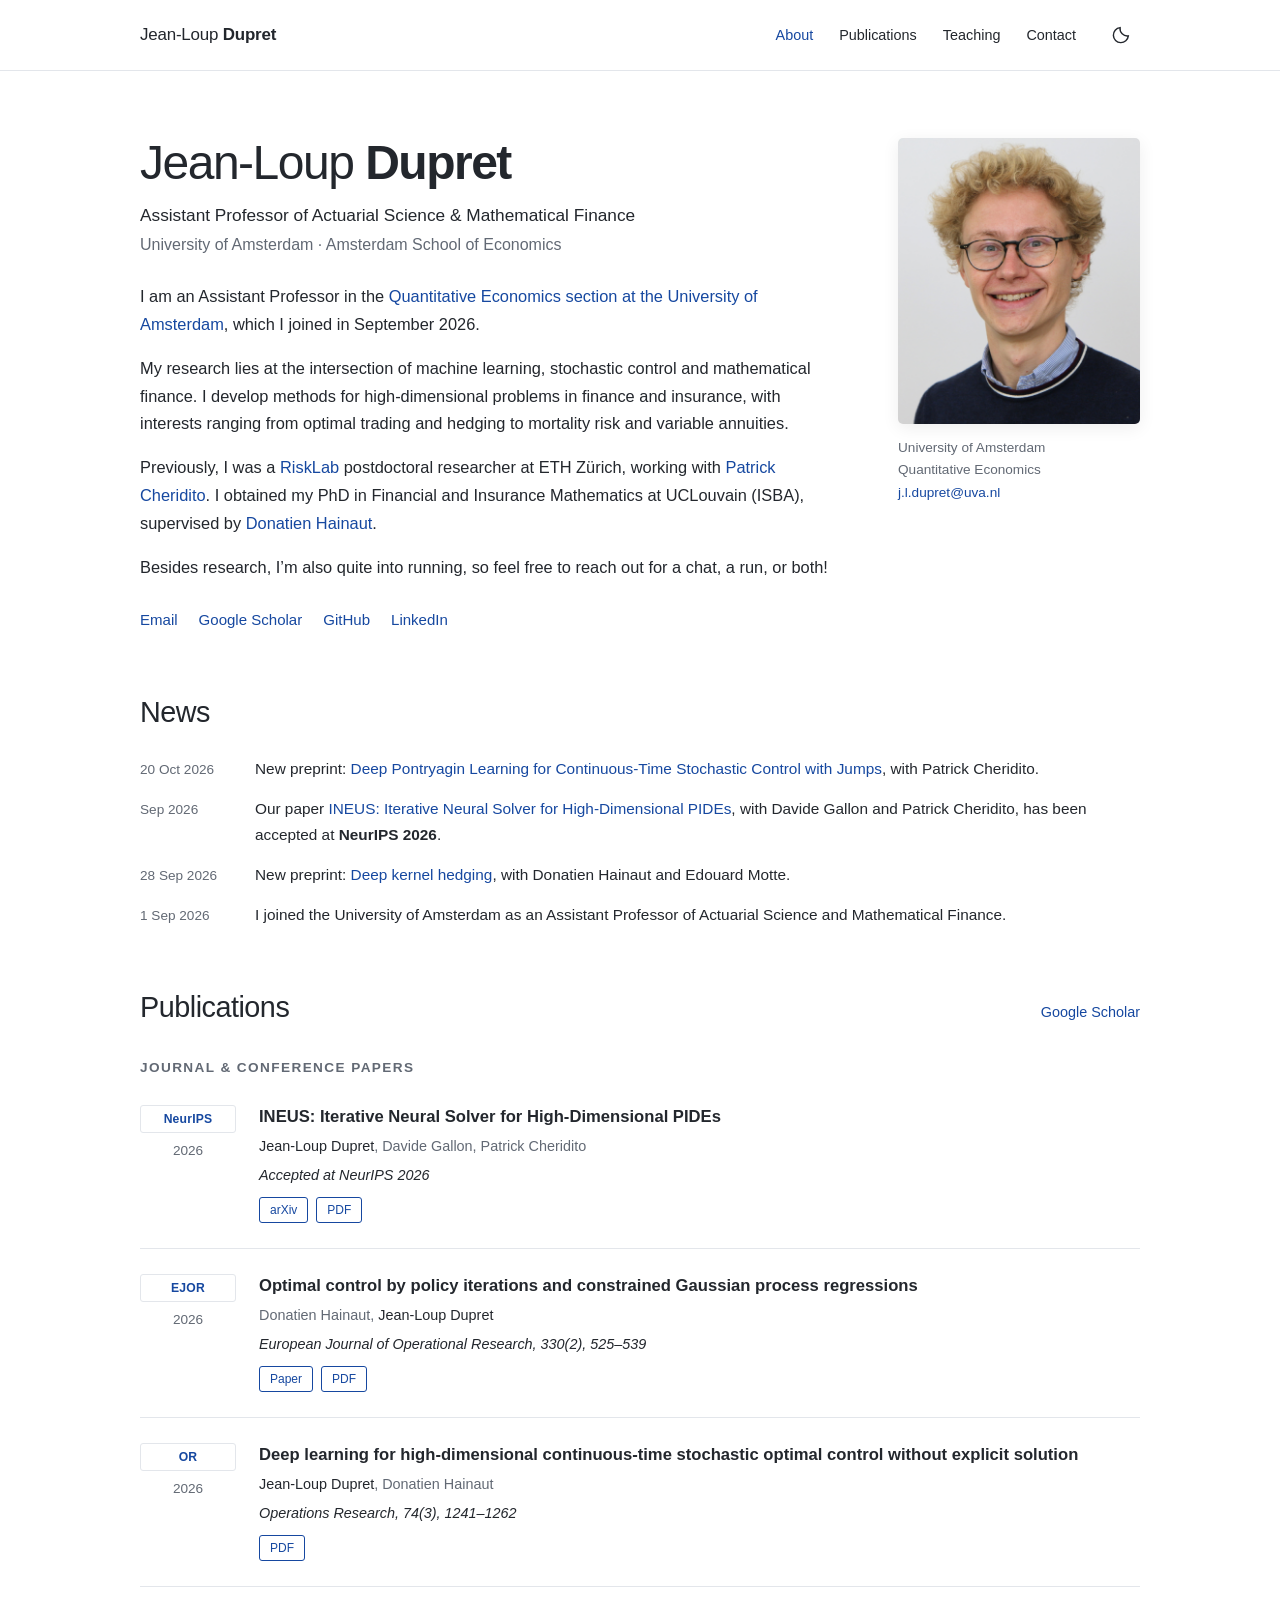
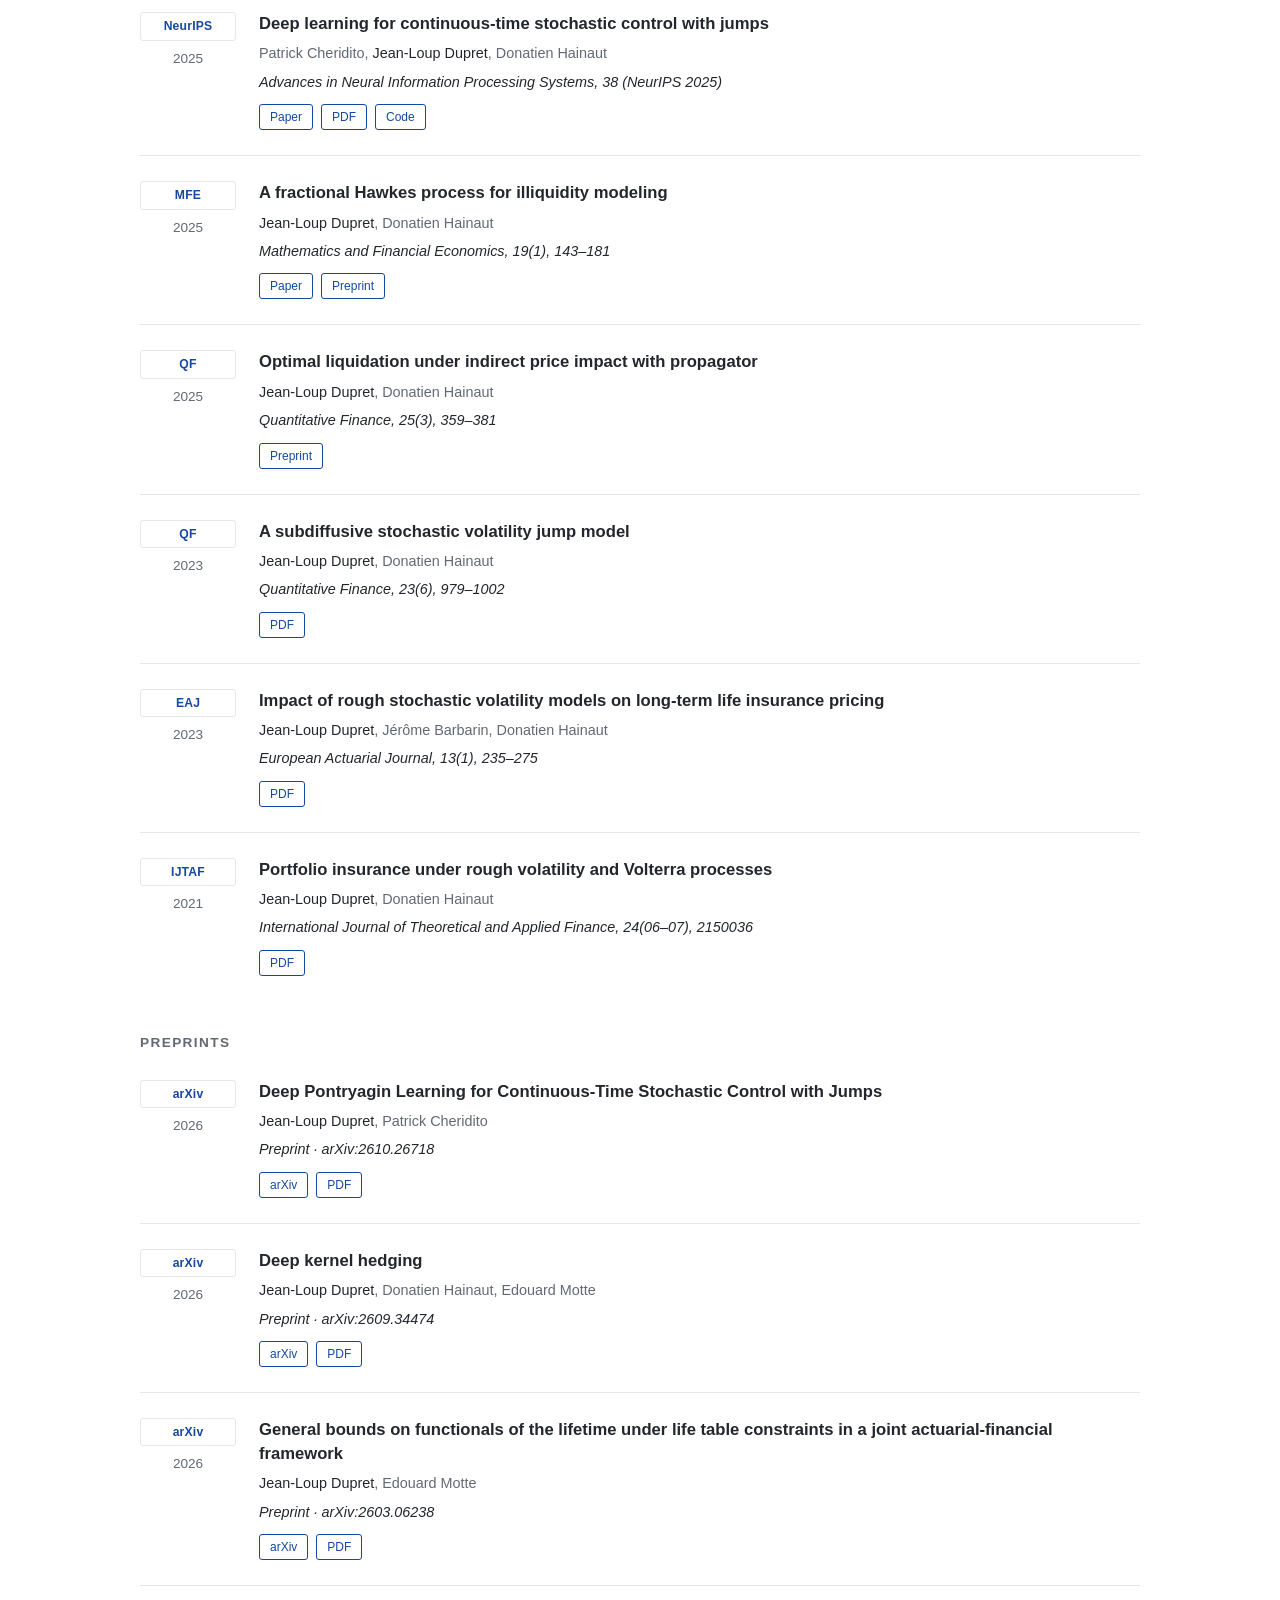
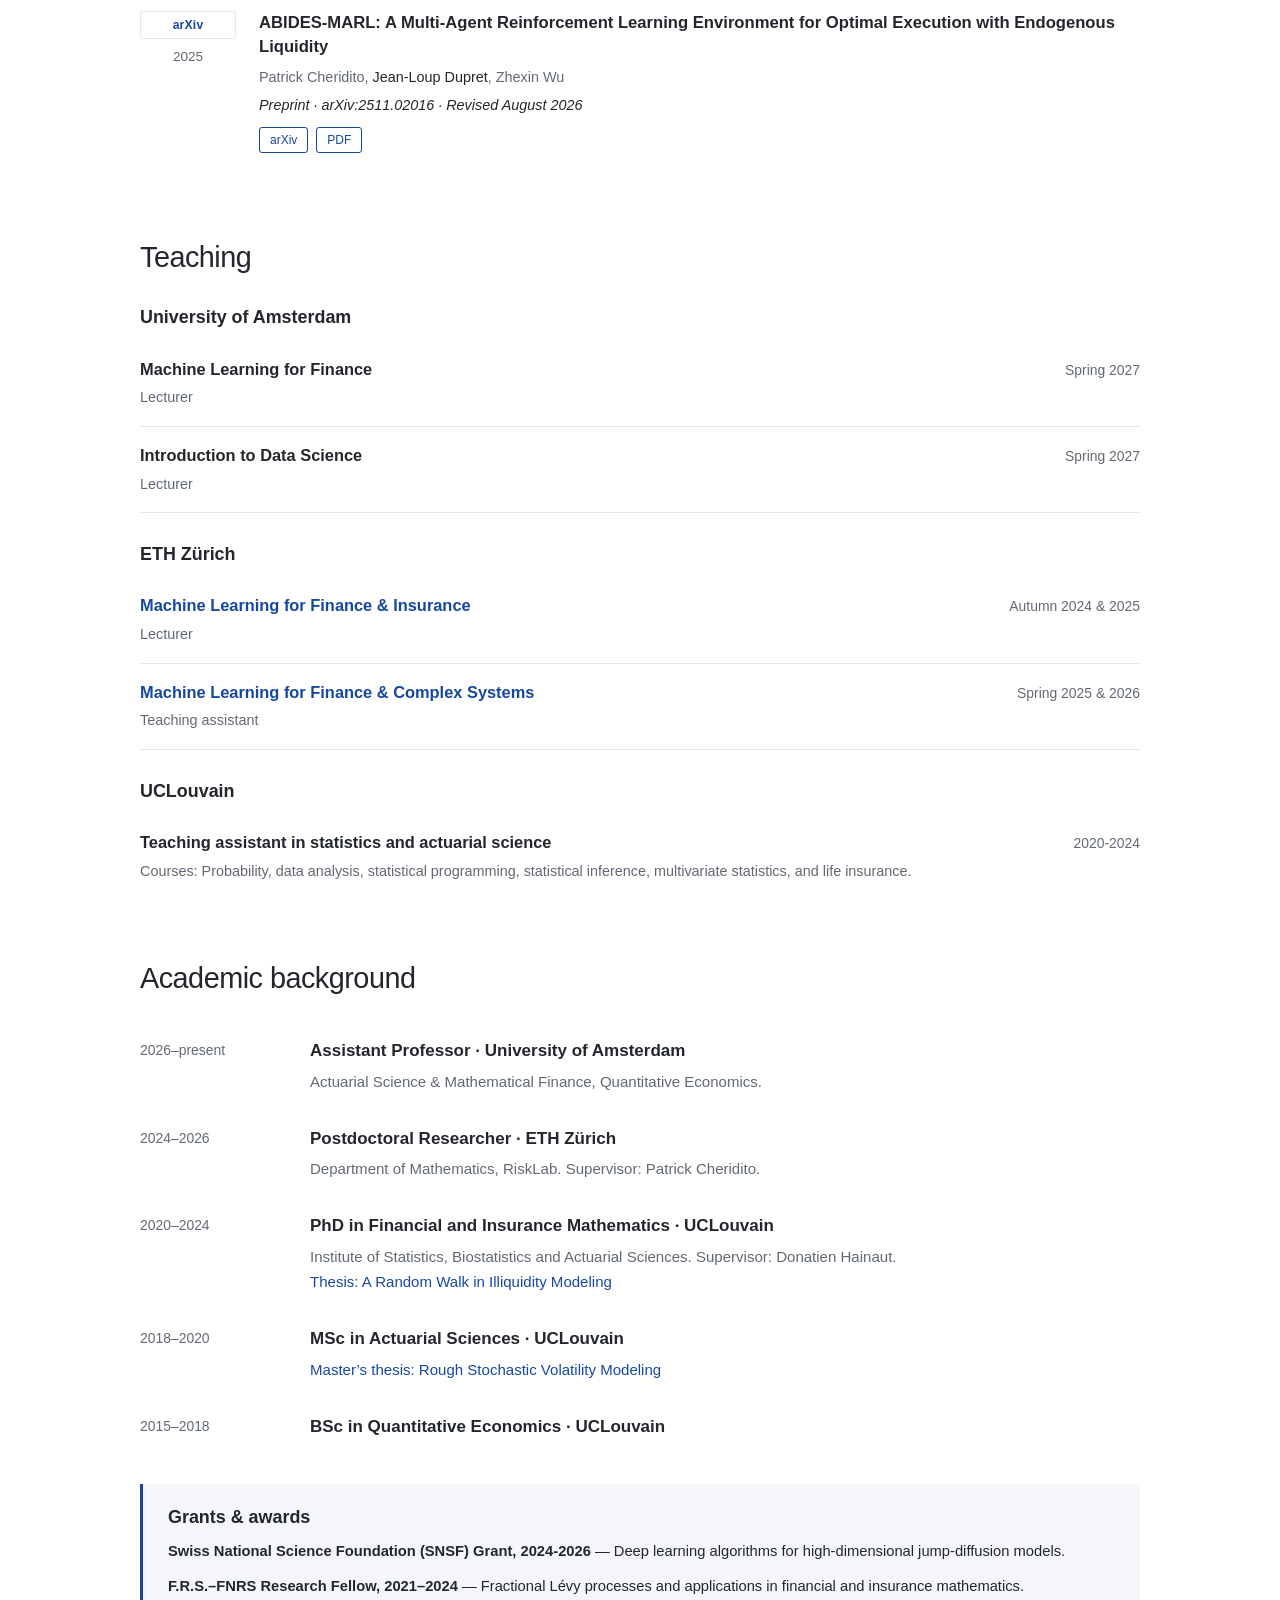
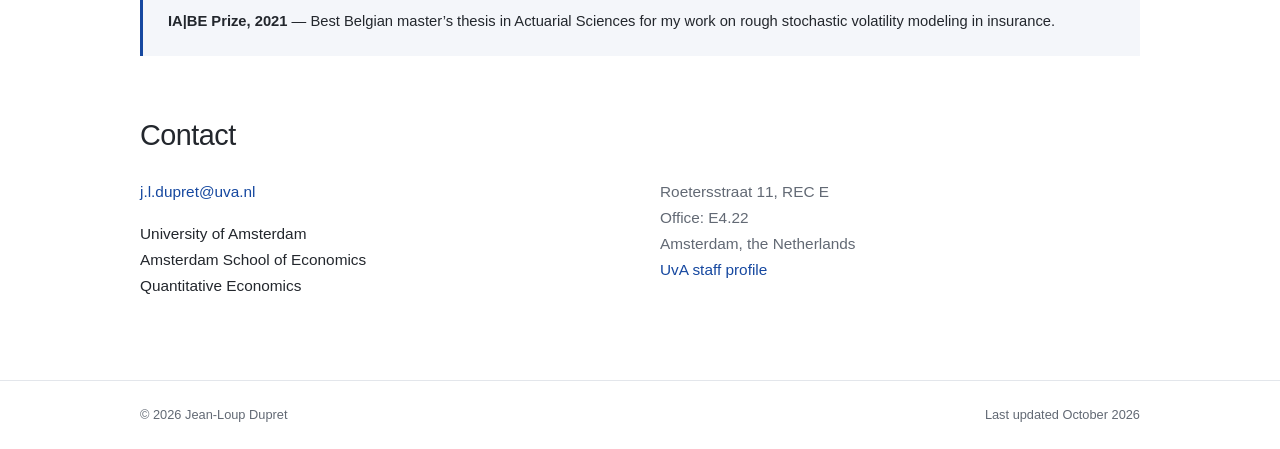
<file: index.html>
<!doctype html>
<html lang="en">
<head>
  <meta charset="utf-8">
  <meta name="viewport" content="width=device-width, initial-scale=1">
  <meta name="description" content="Jean-Loup Dupret, Assistant Professor of Actuarial Science and Mathematical Finance at the University of Amsterdam. Research, publications and teaching in machine learning, stochastic control, finance and insurance.">
  <meta name="author" content="Jean-Loup Dupret">
  <meta name="color-scheme" content="light dark">
  <meta property="og:type" content="website">
  <meta property="og:title" content="Jean-Loup Dupret | University of Amsterdam">
  <meta property="og:description" content="Machine learning for finance and insurance · Stochastic optimal control · Research and teaching">
  <title>Jean-Loup Dupret | University of Amsterdam</title>
  <link rel="icon" type="image/svg+xml" href="data:image/svg+xml,%3Csvg xmlns='http://www.w3.org/2000/svg' viewBox='0 0 64 64'%3E%3Crect width='64' height='64' rx='12' fill='%231648a0'/%3E%3Ctext x='32' y='43' text-anchor='middle' font-family='Arial,sans-serif' font-size='33' font-weight='700' fill='white'%3EJD%3C/text%3E%3C/svg%3E">
  <link rel="stylesheet" href="assets/style.css">
  <script src="assets/site.js" defer></script>
</head>
<body>
  <a class="skip-link" href="#about">Skip to content</a>
  <header class="site-header">
    <div class="container header-inner">
      <a class="brand" href="#about">Jean-Loup <strong>Dupret</strong></a>
      <div class="nav-wrap">
        <nav aria-label="Main navigation">
          <a href="#about" aria-current="location">About</a>
          <a href="#publications">Publications</a>
          <a href="#teaching">Teaching</a>
          <a href="#contact">Contact</a>
        </nav>
        <button id="theme-toggle" class="theme-button" type="button" aria-label="Switch to dark appearance" aria-pressed="false">
          <svg viewBox="0 0 24 24" fill="none" stroke="currentColor" stroke-width="1.7" aria-hidden="true"><path d="M20.8 13.1A8.8 8.8 0 0 1 10.9 3.2 9 9 0 1 0 20.8 13.1Z"/></svg>
        </button>
      </div>
    </div>
  </header>
  <main class="container">
    <section id="about" aria-labelledby="name">
      <div class="intro">
        <div class="intro-copy">
          <h1 id="name">Jean-Loup <strong>Dupret</strong></h1>
          <p class="role">Assistant Professor of Actuarial Science &amp; Mathematical Finance<span>University of Amsterdam · Amsterdam School of Economics</span></p>
          <p>I am an Assistant Professor in the <a href="https://www.uva.nl/profiel/d/u/j.l.dupret/j.l.dupret.html">Quantitative Economics section at the University of Amsterdam</a>, which I joined in September 2026.</p>
          <p>My research lies at the intersection of machine learning, stochastic control and mathematical finance. I develop methods for high-dimensional problems in finance and insurance, with interests ranging from optimal trading and hedging to mortality risk and variable annuities.</p>
          <p>Previously, I was a <a href="https://risklab.ethz.ch/"> RiskLab</a> postdoctoral researcher at ETH Zürich, working with <a href="https://people.math.ethz.ch/~patrickc/">Patrick Cheridito</a>. I obtained my PhD in Financial and Insurance Mathematics at UCLouvain (ISBA), supervised by <a href="https://sites.google.com/view/donatienhainaut/home">Donatien Hainaut</a>.</p>
          <p> Besides research, I’m also quite into running, so feel free to reach out for a chat, a run, or both!</p>
          <div class="profile-links" aria-label="Academic profiles">
            <a href="mailto:j.l.dupret@uva.nl">Email</a>
            <a href="https://scholar.google.com/citations?user=-Y4waFkAAAAJ&amp;hl=en">Google Scholar</a>
            <a href="https://github.com/jdupret97">GitHub</a>
            <a href="https://www.linkedin.com/in/jean-loup-dupret/">LinkedIn</a>
          </div>
          
        </div>
        <aside class="portrait-column" aria-label="Portrait and affiliation">
          <img class="portrait" src="assets/portrait.png" width="500" height="591" alt="Portrait of Jean-Loup Dupret">
          <p class="portrait-caption">University of Amsterdam<br>Quantitative Economics<br><a href="mailto:j.l.dupret@uva.nl">j.l.dupret@uva.nl</a></p>
        </aside>
      </div>
    </section>

    <section class="section" aria-labelledby="news-title">
      <h2 id="news-title">News</h2>
      <dl class="news-list">
        <dt>20 Oct 2026</dt><dd>New preprint: <a href="https://arxiv.org/abs/2610.26718">Deep Pontryagin Learning for Continuous-Time Stochastic Control with Jumps</a>, with Patrick Cheridito.</dd>
        <dt>Sep 2026</dt><dd>Our paper <a href="https://arxiv.org/abs/2605.06281">INEUS: Iterative Neural Solver for High-Dimensional PIDEs</a>, with Davide Gallon and Patrick Cheridito, has been accepted at <strong>NeurIPS 2026</strong>.</dd>
        <dt>28 Sep 2026</dt><dd>New preprint: <a href="https://arxiv.org/abs/2609.34474">Deep kernel hedging</a>, with Donatien Hainaut and Edouard Motte.</dd>
        <dt>1 Sep 2026</dt><dd>I joined the University of Amsterdam as an Assistant Professor of Actuarial Science and Mathematical Finance.</dd>
      </dl>
    </section>

    <section id="publications" class="section" aria-labelledby="publications-title">
      <div class="section-heading"><h2 id="publications-title">Publications</h2><a href="https://scholar.google.com/citations?user=-Y4waFkAAAAJ&amp;hl=en">Google Scholar</a></div>
      <h3 class="group-title">Journal &amp; conference papers</h3>
      <ol class="paper-list">
        <li class="paper">
          <div class="paper-meta"><span class="paper-label">NeurIPS</span><div class="paper-year">2026</div></div>
          <div><h3><a href="https://arxiv.org/abs/2605.06281">INEUS: Iterative Neural Solver for High-Dimensional PIDEs</a></h3><p class="authors"><strong>Jean-Loup Dupret</strong>, Davide Gallon, Patrick Cheridito</p><p class="venue">Accepted at NeurIPS 2026</p><div class="paper-links"><a href="https://arxiv.org/abs/2605.06281" aria-label="arXiv: INEUS: Iterative Neural Solver for High-Dimensional PIDEs">arXiv</a><a href="https://arxiv.org/pdf/2605.06281" aria-label="PDF: INEUS: Iterative Neural Solver for High-Dimensional PIDEs">PDF</a></div></div>
        </li>
        <li class="paper">
          <div class="paper-meta"><span class="paper-label">EJOR</span><div class="paper-year">2026</div></div>
          <div><h3><a href="https://doi.org/10.1016/j.ejor.2025.12.001">Optimal control by policy iterations and constrained Gaussian process regressions</a></h3><p class="authors">Donatien Hainaut, <strong>Jean-Loup Dupret</strong></p><p class="venue">European Journal of Operational Research, 330(2), 525–539</p><div class="paper-links"><a href="https://doi.org/10.1016/j.ejor.2025.12.001" aria-label="Paper: Optimal control by policy iterations and constrained Gaussian process regressions">Paper</a><a href="https://people.math.ethz.ch/~jdupret/EJOR_control.pdf" aria-label="PDF: Optimal control by policy iterations and constrained Gaussian process regressions">PDF</a></div></div>
        </li>
        <li class="paper">
          <div class="paper-meta"><span class="paper-label">OR</span><div class="paper-year">2026</div></div>
          <div><h3><a href="https://people.math.ethz.ch/~jdupret/DL_no_jumps.pdf">Deep learning for high-dimensional continuous-time stochastic optimal control without explicit solution</a></h3><p class="authors"><strong>Jean-Loup Dupret</strong>, Donatien Hainaut</p><p class="venue">Operations Research, 74(3), 1241–1262</p><div class="paper-links"><a href="https://people.math.ethz.ch/~jdupret/DL_no_jumps.pdf" aria-label="PDF: Deep learning for high-dimensional continuous-time stochastic optimal control without explicit solution">PDF</a></div></div>
        </li>
        <li class="paper">
          <div class="paper-meta"><span class="paper-label">NeurIPS</span><div class="paper-year">2025</div></div>
          <div><h3><a href="https://proceedings.neurips.cc/paper_files/paper/2025/hash/c32be49c09eec3aad1f2bb587543e7f6-Abstract-Conference.html">Deep learning for continuous-time stochastic control with jumps</a></h3><p class="authors">Patrick Cheridito, <strong>Jean-Loup Dupret</strong>, Donatien Hainaut</p><p class="venue">Advances in Neural Information Processing Systems, 38 (NeurIPS 2025)</p><div class="paper-links"><a href="https://proceedings.neurips.cc/paper_files/paper/2025/hash/c32be49c09eec3aad1f2bb587543e7f6-Abstract-Conference.html" aria-label="Paper: Deep learning for continuous-time stochastic control with jumps">Paper</a><a href="https://arxiv.org/pdf/2505.15602" aria-label="PDF: Deep learning for continuous-time stochastic control with jumps">PDF</a><a href="https://github.com/jdupret97/Deep-Learning-for-CT-Stochastic-Control-with-Jumps" aria-label="Code: Deep learning for continuous-time stochastic control with jumps">Code</a></div></div>
        </li>
        <li class="paper">
          <div class="paper-meta"><span class="paper-label">MFE</span><div class="paper-year">2025</div></div>
          <div><h3><a href="https://doi.org/10.1007/s11579-024-00379-7">A fractional Hawkes process for illiquidity modeling</a></h3><p class="authors"><strong>Jean-Loup Dupret</strong>, Donatien Hainaut</p><p class="venue">Mathematics and Financial Economics, 19(1), 143–181</p><div class="paper-links"><a href="https://doi.org/10.1007/s11579-024-00379-7" aria-label="Paper: A fractional Hawkes process for illiquidity modeling">Paper</a><a href="https://ssrn.com/abstract=4162342" aria-label="Preprint: A fractional Hawkes process for illiquidity modeling">Preprint</a></div></div>
        </li>
        <li class="paper">
          <div class="paper-meta"><span class="paper-label">QF</span><div class="paper-year">2025</div></div>
          <div><h3><a href="https://ssrn.com/abstract=4625578">Optimal liquidation under indirect price impact with propagator</a></h3><p class="authors"><strong>Jean-Loup Dupret</strong>, Donatien Hainaut</p><p class="venue">Quantitative Finance, 25(3), 359–381</p><div class="paper-links"><a href="https://ssrn.com/abstract=4625578" aria-label="Preprint: Optimal liquidation under indirect price impact with propagator">Preprint</a></div></div>
        </li>
        <li class="paper">
          <div class="paper-meta"><span class="paper-label">QF</span><div class="paper-year">2023</div></div>
          <div><h3><a href="https://people.math.ethz.ch/~jdupret/Subdiffusive_SVJ.pdf">A subdiffusive stochastic volatility jump model</a></h3><p class="authors"><strong>Jean-Loup Dupret</strong>, Donatien Hainaut</p><p class="venue">Quantitative Finance, 23(6), 979–1002</p><div class="paper-links"><a href="https://people.math.ethz.ch/~jdupret/Subdiffusive_SVJ.pdf" aria-label="PDF: A subdiffusive stochastic volatility jump model">PDF</a></div></div>
        </li>
        <li class="paper">
          <div class="paper-meta"><span class="paper-label">EAJ</span><div class="paper-year">2023</div></div>
          <div><h3><a href="https://people.math.ethz.ch/~jdupret/Dupret_Barbarin_Hainaut2021.pdf">Impact of rough stochastic volatility models on long-term life insurance pricing</a></h3><p class="authors"><strong>Jean-Loup Dupret</strong>, Jérôme Barbarin, Donatien Hainaut</p><p class="venue">European Actuarial Journal, 13(1), 235–275</p><div class="paper-links"><a href="https://people.math.ethz.ch/~jdupret/Dupret_Barbarin_Hainaut2021.pdf" aria-label="PDF: Impact of rough stochastic volatility models on long-term life insurance pricing">PDF</a></div></div>
        </li>
        <li class="paper">
          <div class="paper-meta"><span class="paper-label">IJTAF</span><div class="paper-year">2021</div></div>
          <div><h3><a href="https://people.math.ethz.ch/~jdupret/CPPI_revised.pdf">Portfolio insurance under rough volatility and Volterra processes</a></h3><p class="authors"><strong>Jean-Loup Dupret</strong>, Donatien Hainaut</p><p class="venue">International Journal of Theoretical and Applied Finance, 24(06–07), 2150036</p><div class="paper-links"><a href="https://people.math.ethz.ch/~jdupret/CPPI_revised.pdf" aria-label="PDF: Portfolio insurance under rough volatility and Volterra processes">PDF</a></div></div>
        </li>
      </ol>
      <h3 class="group-title">Preprints</h3>
      <ol class="paper-list">
        <li class="paper">
  <div class="paper-meta">
    <span class="paper-label">arXiv</span>
    <div class="paper-year">2026</div>
  </div>
  <div>
    <h3><a href="https://arxiv.org/abs/2610.26718">Deep Pontryagin Learning for Continuous-Time Stochastic Control with Jumps</a></h3>
    <p class="authors"><strong>Jean-Loup Dupret</strong>, Patrick Cheridito</p>
    <p class="venue">Preprint · arXiv:2610.26718</p>
    <div class="paper-links">
      <a href="https://arxiv.org/abs/2610.26718" aria-label="arXiv: Deep Pontryagin Learning for Continuous-Time Stochastic Control with Jumps">arXiv</a>
      <a href="https://arxiv.org/pdf/2610.26718" aria-label="PDF: Deep Pontryagin Learning for Continuous-Time Stochastic Control with Jumps">PDF</a>
    </div>
  </div>
</li>
        <li class="paper">
          <div class="paper-meta"><span class="paper-label">arXiv</span><div class="paper-year">2026</div></div>
          <div><h3><a href="https://arxiv.org/abs/2609.34474">Deep kernel hedging</a></h3><p class="authors"><strong>Jean-Loup Dupret</strong>, Donatien Hainaut, Edouard Motte</p><p class="venue">Preprint · arXiv:2609.34474</p><div class="paper-links"><a href="https://arxiv.org/abs/2609.34474" aria-label="arXiv: Deep kernel hedging">arXiv</a><a href="https://arxiv.org/pdf/2609.34474" aria-label="PDF: Deep kernel hedging">PDF</a></div></div>
        </li>
        <li class="paper">
          <div class="paper-meta"><span class="paper-label">arXiv</span><div class="paper-year">2026</div></div>
          <div><h3><a href="https://arxiv.org/abs/2603.06238">General bounds on functionals of the lifetime under life table constraints in a joint actuarial-financial framework</a></h3><p class="authors"><strong>Jean-Loup Dupret</strong>, Edouard Motte</p><p class="venue">Preprint · arXiv:2603.06238</p><div class="paper-links"><a href="https://arxiv.org/abs/2603.06238" aria-label="arXiv: General bounds on functionals of the lifetime under life table constraints in a joint actuarial-financial framework">arXiv</a><a href="https://arxiv.org/pdf/2603.06238" aria-label="PDF: General bounds on functionals of the lifetime under life table constraints in a joint actuarial-financial framework">PDF</a></div></div>
        </li>
        <li class="paper">
          <div class="paper-meta"><span class="paper-label">arXiv</span><div class="paper-year">2025</div></div>
          <div><h3><a href="https://arxiv.org/abs/2511.02016">ABIDES-MARL: A Multi-Agent Reinforcement Learning Environment for Optimal Execution with Endogenous Liquidity</a></h3><p class="authors">Patrick Cheridito, <strong>Jean-Loup Dupret</strong>, Zhexin Wu</p><p class="venue">Preprint · arXiv:2511.02016 · Revised August 2026</p><div class="paper-links"><a href="https://arxiv.org/abs/2511.02016" aria-label="arXiv: ABIDES-MARL: A Multi-Agent Reinforcement Learning Environment for Optimal Execution with Endogenous Liquidity">arXiv</a><a href="https://arxiv.org/pdf/2511.02016" aria-label="PDF: ABIDES-MARL: A Multi-Agent Reinforcement Learning Environment for Optimal Execution with Endogenous Liquidity">PDF</a></div></div>
        </li>
      </ol>
    </section>

    <section id="teaching" class="section" aria-labelledby="teaching-title">
      <h2 id="teaching-title">Teaching</h2>
      <h3 class="institution">University of Amsterdam</h3>
      <div class="course"><div><h3>Machine Learning for Finance</h3><p>Lecturer</p></div><div class="course-date">Spring 2027</div></div>
      <div class="course"><div><h3>Introduction to Data Science</h3><p>Lecturer</p></div><div class="course-date">Spring 2027</div></div>
      <h3 class="institution">ETH Zürich</h3>
      <div class="course"><div><h3><a href="https://people.math.ethz.ch/~patrickc/mlfi/">Machine Learning for Finance &amp; Insurance</a></h3><p>Lecturer</p></div><div class="course-date">Autumn 2024 &amp; 2025</div></div>
      <div class="course"><div><h3><a href="https://people.math.ethz.ch/~patrickc/mlfc/">Machine Learning for Finance &amp; Complex Systems</a></h3><p>Teaching assistant</p></div><div class="course-date">Spring 2025 &amp; 2026</div></div>
      <h3 class="institution">UCLouvain</h3>
      <div class="course"><div><h3>Teaching assistant in statistics and actuarial science</h3><p>Courses: Probability, data analysis, statistical programming, statistical inference, multivariate statistics, and life insurance.</p></div><div class="course-date">2020-2024</div></div>
    </section>

    <section id="background" class="section" aria-labelledby="background-title">
      <h2 id="background-title">Academic background</h2>
      <ul class="background-list">
        <li><time>2026–present</time><div><strong>Assistant Professor · University of Amsterdam</strong><p>Actuarial Science &amp; Mathematical Finance, Quantitative Economics.</p></div></li>
        <li><time>2024–2026</time><div><strong>Postdoctoral Researcher · ETH Zürich</strong><p>Department of Mathematics, RiskLab. Supervisor: Patrick Cheridito.</p></div></li>
        <li><time>2020–2024</time><div><strong>PhD in Financial and Insurance Mathematics · UCLouvain</strong><p>Institute of Statistics, Biostatistics and Actuarial Sciences. Supervisor: Donatien Hainaut.<br><a href="https://people.math.ethz.ch/~jdupret/PhD_Thesis.pdf">Thesis: A Random Walk in Illiquidity Modeling</a></p></div></li>
        <li><time>2018–2020</time><div><strong>MSc in Actuarial Sciences · UCLouvain</strong><p><a href="https://hdl.handle.net/2078.1/thesis:26110">Master’s thesis: Rough Stochastic Volatility Modeling</a></p></div></li>
        <li><time>2015–2018</time><div><strong>BSc in Quantitative Economics · UCLouvain</strong><p></p></div></li>
      </ul>
      <div class="awards">
        <h3>Grants &amp; awards</h3>
        <p><strong>Swiss National Science Foundation (SNSF) Grant, 2024-2026</strong> — Deep learning algorithms for high-dimensional jump-diffusion models.</p>
        <p><strong>F.R.S.–FNRS Research Fellow, 2021–2024</strong> — Fractional Lévy processes and applications in financial and insurance mathematics.</p>
        <p><strong>IA|BE Prize, 2021</strong> — Best Belgian master’s thesis in Actuarial Sciences for my work on rough stochastic volatility modeling in insurance.</p>
      </div>
    </section>

    <section id="contact" class="section" aria-labelledby="contact-title">
      <h2 id="contact-title">Contact</h2>
      <div class="contact-grid">
        <div><p><a href="mailto:j.l.dupret@uva.nl">j.l.dupret@uva.nl</a></p><p>University of Amsterdam<br>Amsterdam School of Economics<br>Quantitative Economics</p></div>
        <address>Roetersstraat 11, REC E<br>Office: E4.22<br>Amsterdam, the Netherlands<br><a href="https://www.uva.nl/profiel/d/u/j.l.dupret/j.l.dupret.html">UvA staff profile</a></address>
      </div>
    </section>
  </main>
  <footer class="site-footer"><div class="container footer-inner"><p>© 2026 Jean-Loup Dupret</p><p>Last updated October 2026</p></div></footer>
</body>
</html>
</file>
<file: assets/style.css>
:root{color-scheme:light;--bg:#fff;--text:#23272d;--muted:#626974;--accent:#1648a0;--line:#e3e6eb;--soft:#f4f6fa;--header:rgba(255,255,255,.96)}
*{box-sizing:border-box}html{scroll-behavior:smooth;scroll-padding-top:100px}body{margin:0;background:var(--bg);color:var(--text);font:400 17px/1.7 -apple-system,BlinkMacSystemFont,"Segoe UI",Roboto,Helvetica,Arial,sans-serif}a{color:var(--accent);text-decoration:none}a:hover{text-decoration:underline;text-underline-offset:4px}a:focus-visible,button:focus-visible{outline:3px solid var(--accent);outline-offset:5px}button{font:inherit;color:inherit}p{margin:0 0 1rem}h1,h2,h3{line-height:1.25}h1{font-size:3rem;font-weight:350;letter-spacing:-1.5px;margin:0 0 10px}h1 strong{font-weight:650}h2{font-size:1.8rem;font-weight:500;letter-spacing:-.5px;margin:0 0 25px}h3{font-size:1.12rem;font-weight:600;margin:0 0 9px}ul{padding-left:22px}.container{width:min(100% - 48px,1000px);margin-inline:auto}.site-header{background:var(--header);border-bottom:1px solid var(--line);position:sticky;top:0;z-index:10}.header-inner{min-height:70px;display:flex;align-items:center;justify-content:space-between;gap:25px}.brand{font-size:1.06rem;color:var(--text);letter-spacing:-.2px;white-space:nowrap}.brand strong{font-weight:650}.nav-wrap{display:flex;gap:26px;align-items:center}nav{display:flex;align-items:center;gap:26px}nav a{color:var(--text);font-size:.9rem;padding:20px 0}nav a[aria-current="location"]{color:var(--accent)}.theme-button{display:none;border:0;background:transparent;width:38px;height:38px;align-items:center;justify-content:center;cursor:pointer;border-radius:50%}.js .theme-button{display:inline-flex}.theme-button:hover{background:var(--soft)}.theme-button svg{width:20px;height:20px}.skip-link{position:absolute;top:-80px;left:12px;background:var(--bg);padding:10px;z-index:20}.skip-link:focus{top:10px}main{padding-top:62px}.intro{display:grid;grid-template-columns:minmax(0,1fr) 242px;gap:56px;align-items:start}.role{font-size:1.08rem;line-height:1.5;margin-bottom:26px}.role span{display:block;color:var(--muted);font-size:1rem;margin-top:4px}.intro-copy{font-size:1.025rem}.portrait{width:100%;height:auto;display:block;border-radius:5px;box-shadow:0 4px 17px #00000012}.portrait-column{padding-top:5px}.portrait-caption{font-size:.85rem;color:var(--muted);margin:13px 0 0;line-height:1.65}.profile-links{display:flex;flex-wrap:wrap;gap:10px 21px;margin-top:25px;font-size:.94rem}.profile-links a{white-space:nowrap}.research-interests{margin-top:25px}.research-interests h3{font-size:1rem;margin-bottom:8px}.research-interests ul{margin:0;line-height:1.75}.section{padding-top:62px}.section-heading{display:flex;justify-content:space-between;gap:20px;align-items:baseline;margin-bottom:24px}.section-heading h2{margin:0}.section-heading>a{font-size:.9rem}.news-list{display:grid;grid-template-columns:95px 1fr;gap:14px 20px;margin:0}.news-list dt{font-size:.85rem;color:var(--muted);padding-top:2px}.news-list dd{margin:0;font-size:.96rem}.group-title{font-size:.85rem;color:var(--muted);text-transform:uppercase;letter-spacing:1.4px;font-weight:550;margin:34px 0 3px}.paper-list{list-style:none;margin:0;padding:0}.paper{display:grid;grid-template-columns:96px minmax(0,1fr);gap:23px;border-bottom:1px solid var(--line);padding:25px 0}.paper:last-child{border-bottom:0}.paper-label{font-size:.76rem;font-weight:650;letter-spacing:.2px;color:var(--accent);border:1px solid var(--line);text-align:center;padding:4px 5px;border-radius:3px;display:block;line-height:1.5}.paper-year{font-size:.85rem;text-align:center;color:var(--muted);margin-top:6px}.paper h3{font-size:1.04rem;line-height:1.45;margin:0 0 5px}.paper h3 a{color:var(--text)}.authors{font-size:.9rem;margin:0;color:var(--muted)}.authors strong{font-weight:500;color:var(--text)}.venue{font-size:.9rem;font-style:italic;margin:4px 0 0}.paper-links{display:flex;flex-wrap:wrap;gap:8px;margin-top:10px}.paper-links a{font-size:.75rem;line-height:1.5;padding:3px 10px;border:1px solid var(--accent);border-radius:3px}.paper-links a:hover{background:var(--accent);color:var(--bg);text-decoration:none}.institution{margin:30px 0 12px;font-size:1.12rem}.course{padding:16px 0;border-bottom:1px solid var(--line);display:grid;grid-template-columns:minmax(0,1fr) 172px;gap:24px}.course:last-child{border:0}.course h3{font-size:1.025rem;line-height:1.5;margin:0 0 4px}.course p{font-size:.9rem;color:var(--muted);margin:0}.course-date{color:var(--muted);text-align:right;font-size:.87rem;padding-top:2px}.background-list{margin:0;padding:0;list-style:none}.background-list li{display:grid;grid-template-columns:145px 1fr;gap:25px;padding:15px 0}.background-list time{font-size:.87rem;color:var(--muted);padding-top:2px}.background-list p{margin:3px 0 0;font-size:.94rem;color:var(--muted)}.background-list strong{font-weight:600}.awards{margin:25px 0 0;padding:22px 25px;background:var(--soft);border-left:3px solid var(--accent)}.awards h3{margin-bottom:10px}.awards p{font-size:.92rem;margin-bottom:10px}.awards p:last-child{margin:0}.contact-grid{display:grid;grid-template-columns:1fr 1fr;gap:40px;font-size:.96rem}.contact-grid address{font-style:normal;color:var(--muted)}.site-footer{margin-top:65px;padding:23px 0;border-top:1px solid var(--line);color:var(--muted);font-size:.8rem}.footer-inner{display:flex;justify-content:space-between;gap:20px}.footer-inner p{margin:0}html[data-theme="dark"]{color-scheme:dark;--bg:#191c21;--text:#e9ebef;--muted:#b0b5bf;--accent:#8db6ff;--line:#353b45;--soft:#252a32;--header:rgba(25,28,33,.97)}
@media(prefers-color-scheme:dark){html:not([data-theme="light"]){color-scheme:dark;--bg:#191c21;--text:#e9ebef;--muted:#b0b5bf;--accent:#8db6ff;--line:#353b45;--soft:#252a32;--header:rgba(25,28,33,.97)}}
@media(max-width:760px){body{font-size:16px}.container{width:min(100% - 36px,1000px)}.header-inner{min-height:65px;gap:12px;flex-wrap:wrap;padding:13px 0}.nav-wrap{gap:13px}nav{gap:18px}nav a{font-size:.87rem;padding:5px 0}.intro{grid-template-columns:minmax(0,1fr) 175px;gap:28px}h1{font-size:2.55rem}.role{font-size:1rem}main{padding-top:38px}.section{padding-top:45px}.paper{grid-template-columns:76px minmax(0,1fr);gap:17px}.course{grid-template-columns:1fr}.course-date{text-align:left;margin-top:-18px}.background-list li{grid-template-columns:115px 1fr;gap:18px}}
@media(max-width:550px){.brand{font-size:1rem}.header-inner{justify-content:center;gap:6px}.nav-wrap{width:100%;justify-content:center}nav{gap:19px}nav a{font-size:.86rem}.theme-button{width:28px;height:28px}.intro{display:flex;flex-direction:column;gap:25px}.portrait-column{order:-1;display:flex;align-items:center;gap:20px;padding:0;width:100%}.portrait{width:112px;flex:none;border-radius:4px}.portrait-caption{margin:0;font-size:.84rem}h1{font-size:2.55rem;letter-spacing:-1px}.role{margin-bottom:22px}.section-heading{flex-wrap:wrap;gap:8px}.news-list{grid-template-columns:76px 1fr;gap:17px 12px}.news-list dt{font-size:.79rem}.paper{grid-template-columns:1fr;gap:10px}.paper-meta{display:flex;align-items:center;gap:10px}.paper-label{display:inline-block;padding:2px 8px}.paper-year{margin:0;font-size:.8rem}.paper h3{font-size:1.03rem}.paper-links a{font-size:.82rem;padding:4px 11px}.background-list li{grid-template-columns:1fr;gap:3px}.background-list time{font-size:.85rem}.contact-grid{grid-template-columns:1fr;gap:20px}.footer-inner{flex-direction:column;gap:5px}.awards{padding:20px}html{scroll-padding-top:125px}}
@media(prefers-reduced-motion:reduce){html{scroll-behavior:auto}}
@media print{.site-header,.theme-button,.skip-link{display:none}html,html[data-theme="dark"]{--bg:#fff;--text:#000;--muted:#444;--accent:#143c7a;--line:#ccc;--soft:#fff}body{font-size:10pt}.container{width:100%}main{padding-top:0}.section{padding-top:25px}.paper,.course,.background-list li{break-inside:avoid}.portrait{width:150px}.intro{grid-template-columns:1fr 150px;gap:25px}.site-footer{margin-top:30px}}
</file>
